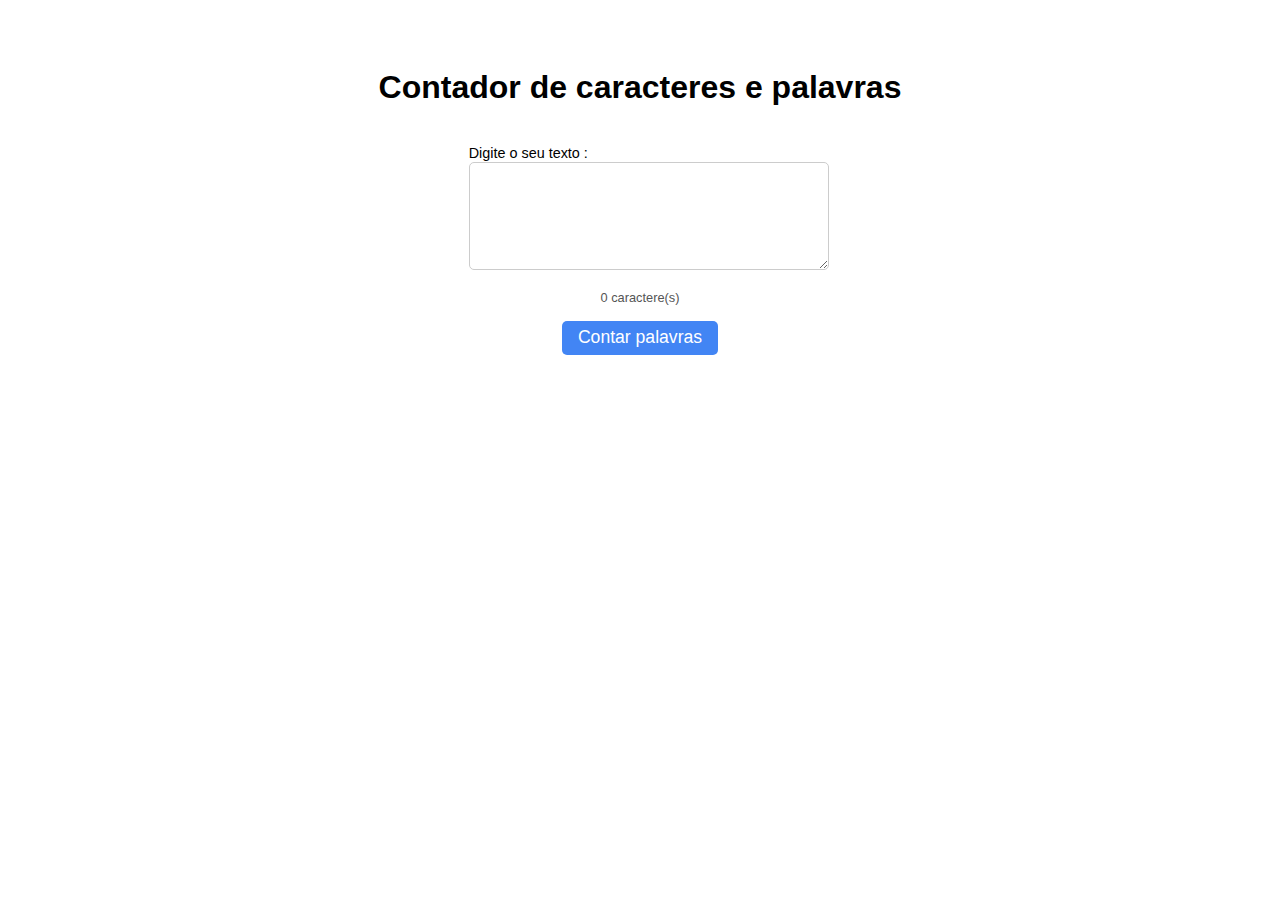
<file: 2_Contador de caracteres e palavras/index.html>
<!DOCTYPE html>
<html lang="en">
<head>
    <meta charset="UTF-8">
    <meta http-equiv="X-UA-Compatible" content="IE=edge">
    <meta name="viewport" content="width=device-width, initial-scale=1.0">
    <title>Contador de Palavras</title>
    <link rel="stylesheet" href="style.css">
    <script src="index.js" defer></script>
</head>
<body>
    
    <div class="container">
        <h1>Contador de caracteres e palavras</h1>
        <div class="fielde">
            <label for="input">Digite o seu texto :</label>
            <textarea name="input" id="input" rows="5"></textarea>
        </div>
        <div class="counter">0 caractere(s)</div>
        <button id="toggle">Contar palavras</button>
    </div>

</body>
</html>
</file>
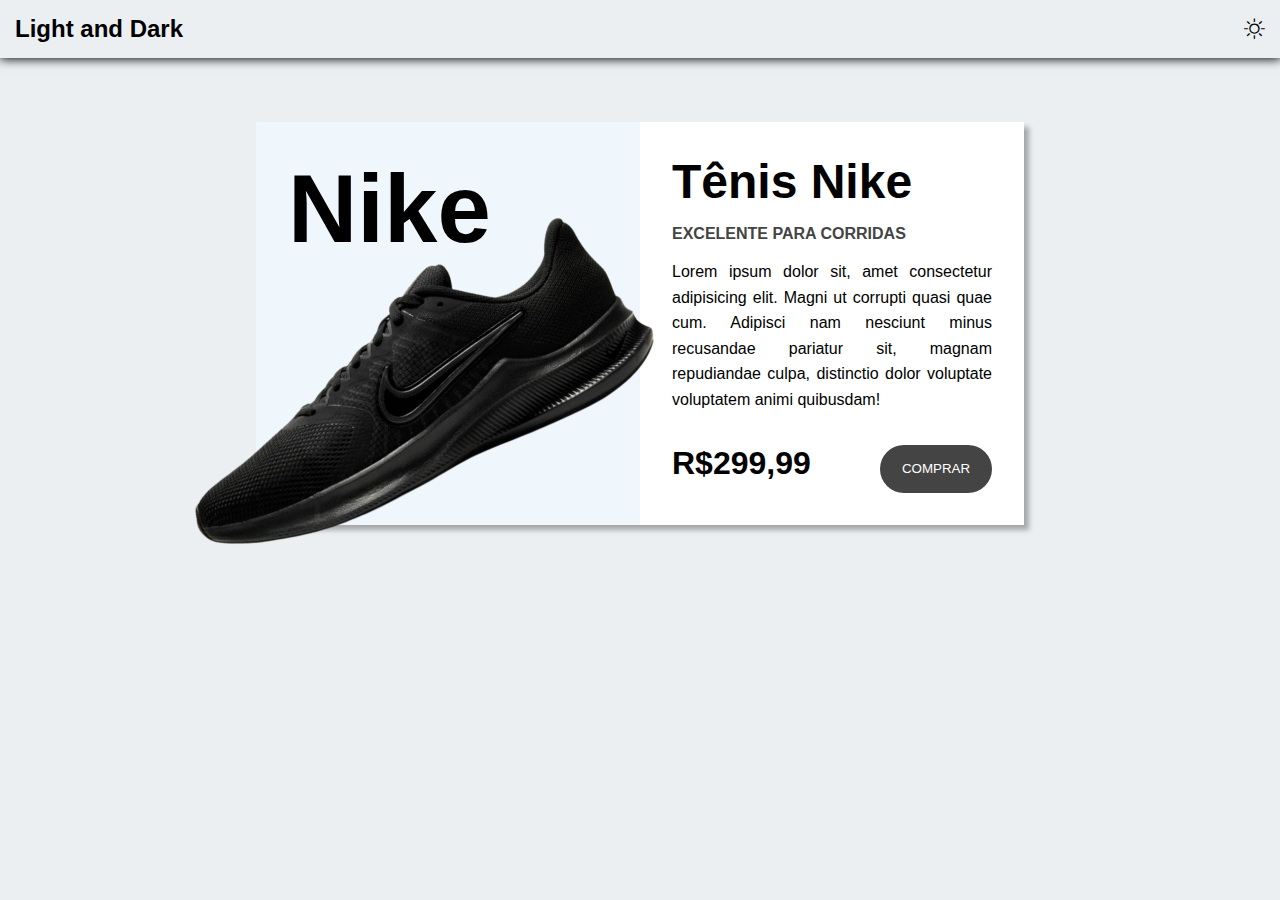
<file: 3_Site de Tênis/index.html>
<!DOCTYPE html>
<html lang="en">

<head>
    <meta charset="UTF-8">
    <meta http-equiv="X-UA-Compatible" content="IE=edge">
    <meta name="viewport" content="width=device-width, initial-scale=1.0">
    <title>Tênis</title>
    <link rel="stylesheet" href="https://cdn.jsdelivr.net/npm/bootstrap-icons@1.10.5/font/bootstrap-icons.css">
    <link rel="stylesheet" href="style.css">
    <link rel="shortcut icon" href="./tenis.png" type="image/x-icon">
    <script src="script.js" defer></script>
</head>

<body class="">
    <header>
        <h2>Light and Dark</h2>
        <div>
            <input type="checkbox" name="change-theme" id="change-theme">
            <label for="change-theme">
                <i class="bi bi-sun"></i>
                <i class="bi bi-moon"></i>
            </label>
        </div>
    </header>

    <main>
        <div class="card">
            <div class="card-image">
                <span>Nike</span>
                <img src="./tenis.png" alt="Tênis Nike">
            </div>

            <div class="card-details">
                <h2>Tênis Nike</h2>
                <p class="subtitle">Excelente para corridas</p>
                <p class="description">Lorem ipsum dolor sit, amet consectetur adipisicing elit. Magni ut corrupti quasi
                    quae cum. Adipisci nam nesciunt minus recusandae pariatur sit, magnam repudiandae culpa, distinctio
                    dolor voluptate voluptatem animi quibusdam! </p>

                <div class="price-container">
                    <span class="price">R$299,99</span>
                    <button class="btn">Comprar</button>
                </div>
            </div>
        </div>
    </main>
</body>

</html>
</file>
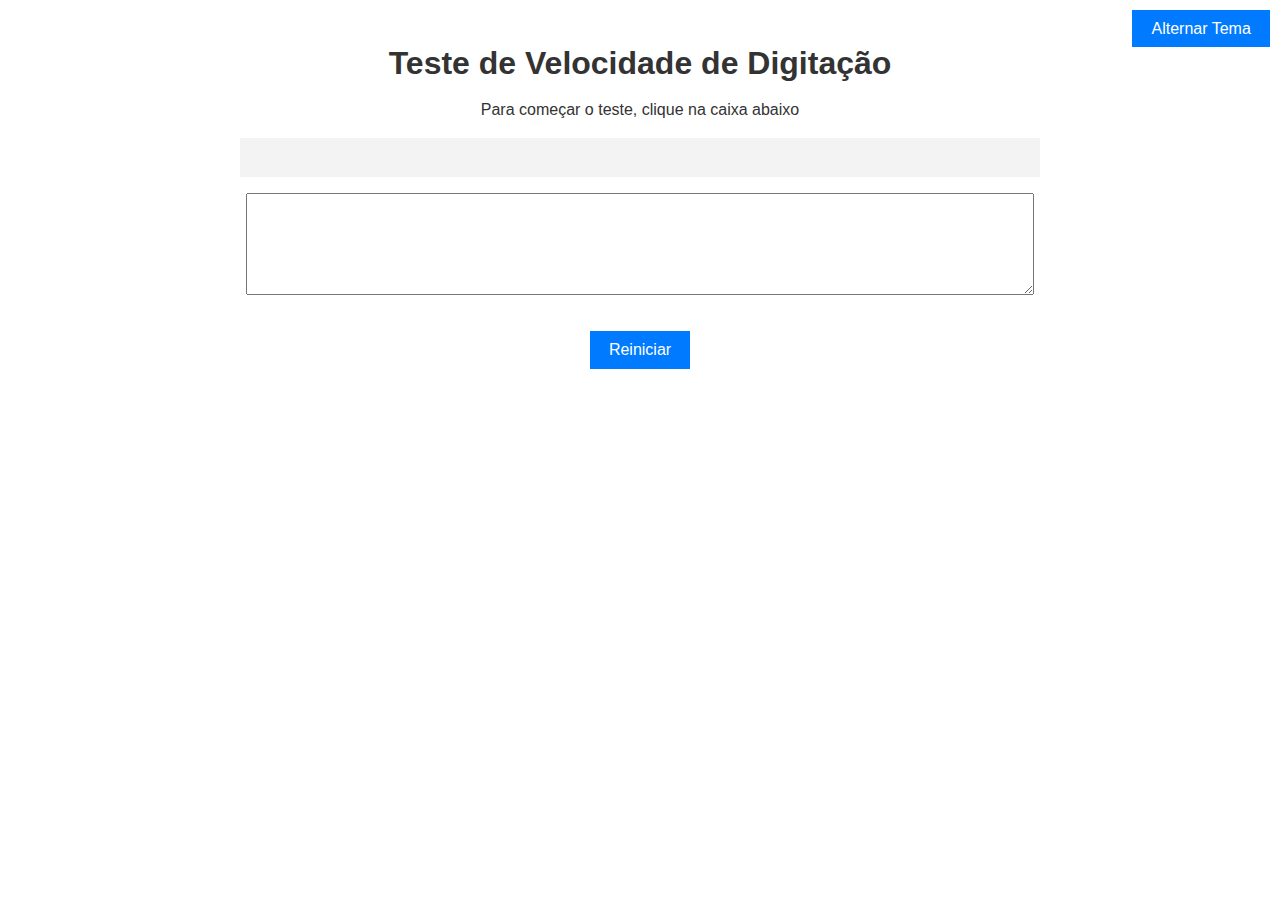
<file: 4_Velocidade de digitação/index.html>
<!DOCTYPE html>
<html lang="en">

<head>
    <meta charset="UTF-8">
    <meta http-equiv="X-UA-Compatible" content="IE=edge">
    <meta name="viewport" content="width=device-width, initial-scale=1.0">
    <title>Document</title>
    <link rel="stylesheet" href="style.css">
    <script src="app.js" defer></script>
</head>

<body class="claro">

    <h1>Teste de Velocidade de Digitação</h1>

    <p class="intrucoes"> Para começar o teste, clique na caixa abaixo</p>

    <div id="texto"> </div>

    <textarea id="entrada" rows="5"></textarea>

    <div id="resultado"> </div>

    <button id="reiniciar">Reiniciar</button>

    <div id="historico"></div>

    <button id="alternarTema"> Alternar Tema </button>

</body>

</html>
</file>
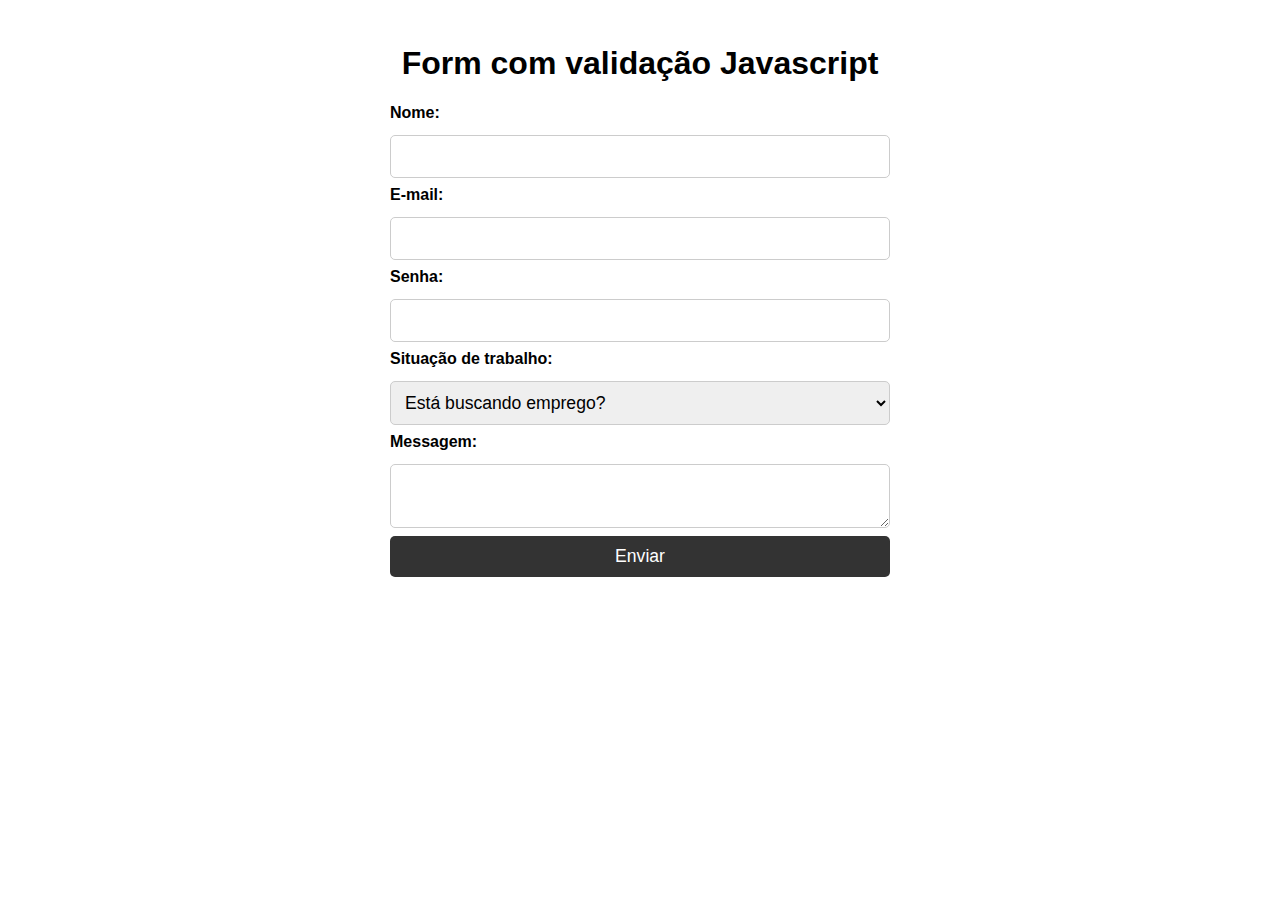
<file: 5_Formulario com Validações/index.html>
<!DOCTYPE html>
<html lang="en">

<head>
    <meta charset="UTF-8">
    <meta name="viewport" content="width=device-width, initial-scale=1.0">
    <title>Formulário</title>
    <link rel="stylesheet" href="style.css">
    <script src="app.js" defer></script>
</head>

<body>
    <h1>Form com validação Javascript</h1>

    <form id="form">
        <label for="name">Nome:</label>
        <input type="text" id="name">

        <label for="email">E-mail:</label>
        <input type="email" id="email">

        <label for="password">Senha:</label>
        <input type="password" id="password">

        <label for="job">Situação de trabalho:</label>
        <select name="job" id="job">
            <option value="">Está buscando emprego?</option>
            <option value="yes">sim</option>
            <option value="no">não</option>
        </select>

        <label for="message">Messagem:</label>
        <textarea name="message" id="message"></textarea>

        <button type="submit">Enviar</button>
    </form>

</body>

</html>
</file>
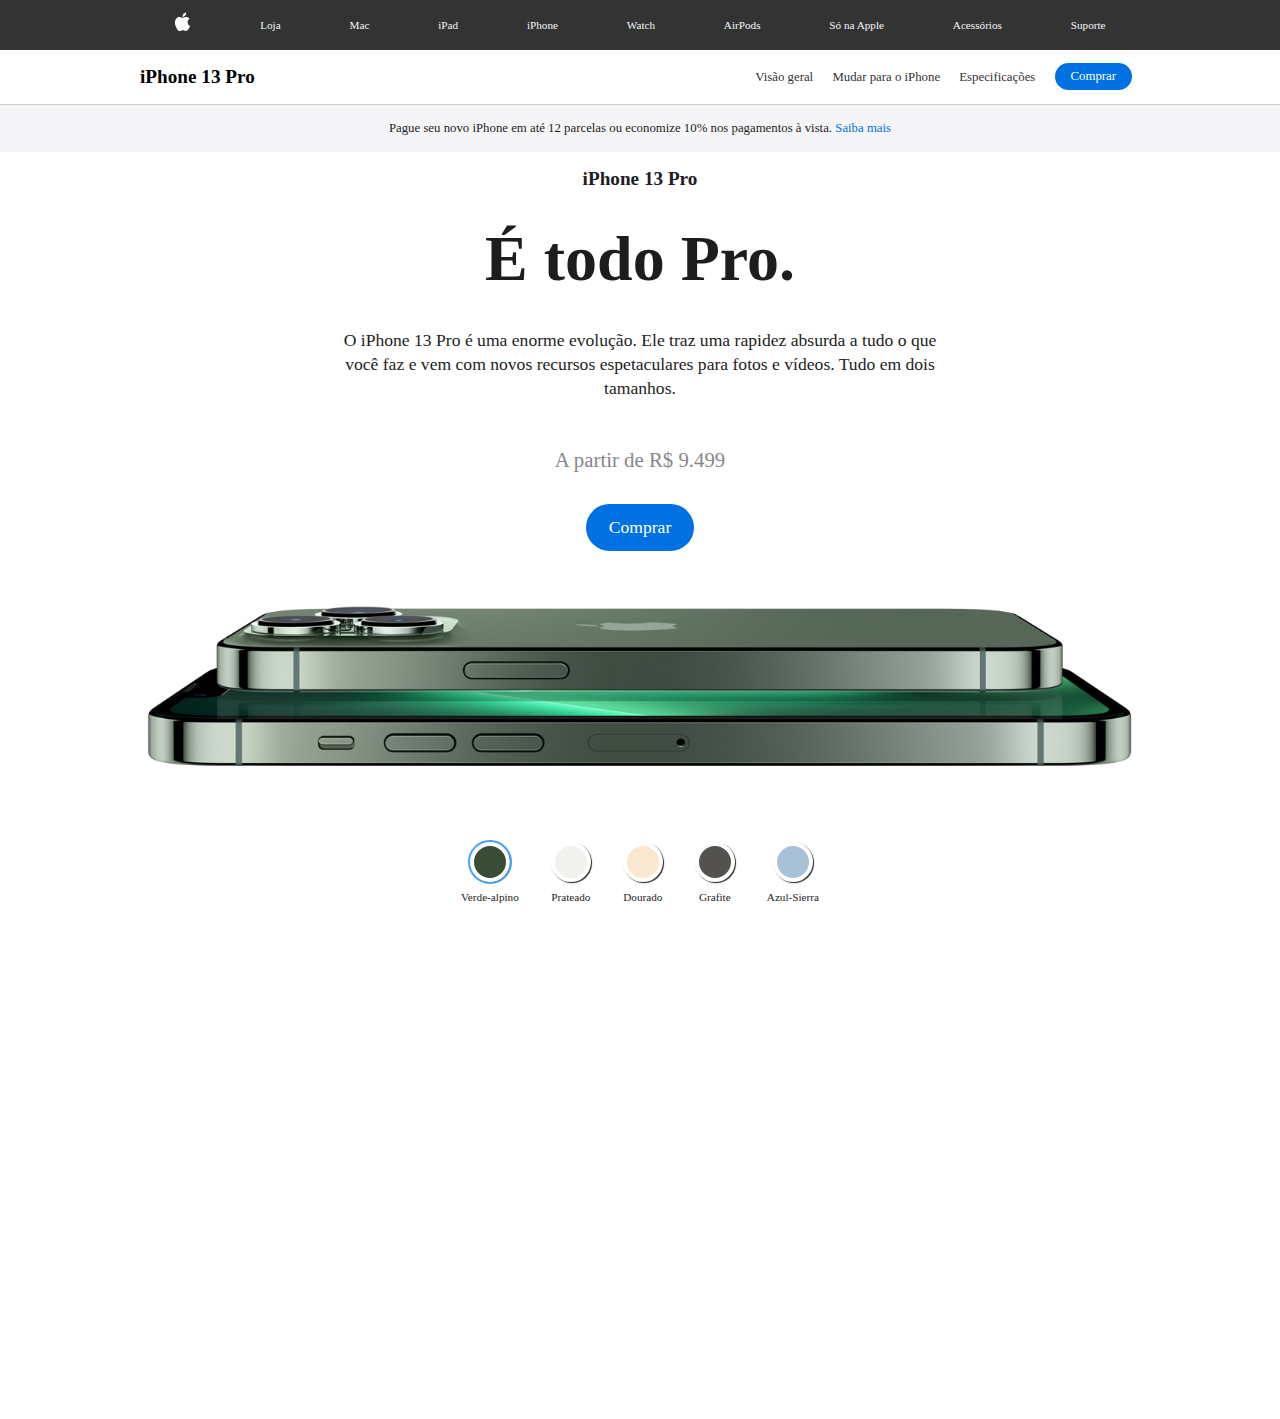
<file: 6_iPhone 13/index.html>
<!DOCTYPE html>
<html lang="en">

<head>
    <meta charset="UTF-8">
    <meta name="viewport" content="width=device-width, initial-scale=1.0">
    <title>Document</title>
    <link rel="stylesheet" href="style.css">
    <script src="app.js" defer></script>
</head>

<body>

    <header>

        <nav>
            <ul id="navbar">
                <li id="logo">
                    <a href="#">
                        <img src="./iphone13_clone-main/img/logo_apple.svg" alt="Apple" />
                    </a>
                </li>
                <li>
                    <a href="#">Loja</a>
                </li>
                <li>
                    <a href="#">Mac</a>
                </li>
                <li>
                    <a href="#">iPad</a>
                </li>
                <li>
                    <a href="#">iPhone</a>
                </li>
                <li>
                    <a href="#">Watch</a>
                </li>
                <li>
                    <a href="#">AirPods</a>
                </li>
                <li>
                    <a href="#">Só na Apple</a>
                </li>
                <li>
                    <a href="#">Acessórios</a>
                </li>
                <li>
                    <a href="#">Suporte</a>
                </li>
            </ul>
        </nav>

        <div id="bottom-header">
            <div id="bottom-header-inner">
                <h3>iPhone 13 Pro</h3>
                <div id="bottom-header-links">
                    <a href="#">Visão geral</a>
                    <a href="#">Mudar para o iPhone</a>
                    <a href="#">Especificações</a>
                    <a href="#" class="btn">Comprar</a>
                </div>
            </div>
        </div>

    </header>

    <div id="ribbon">
        <p>
            Pague seu novo iPhone em até 12 parcelas ou economize 10% nos pagamentos
            à vista. <a href="#">Saiba mais</a>
        </p>
    </div>

    <main id="main-content">

        <h1 id="title">iPhone 13 Pro</h1>

        <p id="subtitle">É todo Pro.</p>

        <p id="description">
            O iPhone 13 Pro é uma enorme evolução. Ele traz uma rapidez absurda a
            tudo o que você faz e vem com novos recursos espetaculares para fotos e
            vídeos. Tudo em dois tamanhos.
        </p>

        <p id="price">A partir de R$ 9.499</p>

        <a href="#" class="btn">Comprar</a>

        <img id="product-image" src="iphone13_clone-main/img/iphone_green.jpg" alt="iPhone 13" />

        <div id="image-picker">

            <ul>
                <li id="green">
                    <span class="color selected"></span>
                    <span class="description">Verde-alpino</span>
                </li>
                <li id="silver">
                    <span class="color"></span>
                    <span class="description">Prateado</span>
                </li>
                <li id="golden">
                    <span class="color"></span>
                    <span class="description">Dourado</span>
                </li>
                <li id="grafite">
                    <span class="color"></span>
                    <span class="description">Grafite</span>
                </li>
                <li id="blue">
                    <span class="color"></span>
                    <span class="description">Azul-Sierra</span>
                </li>
            </ul>

        </div>
    </main>

</body>

</html>
</file>
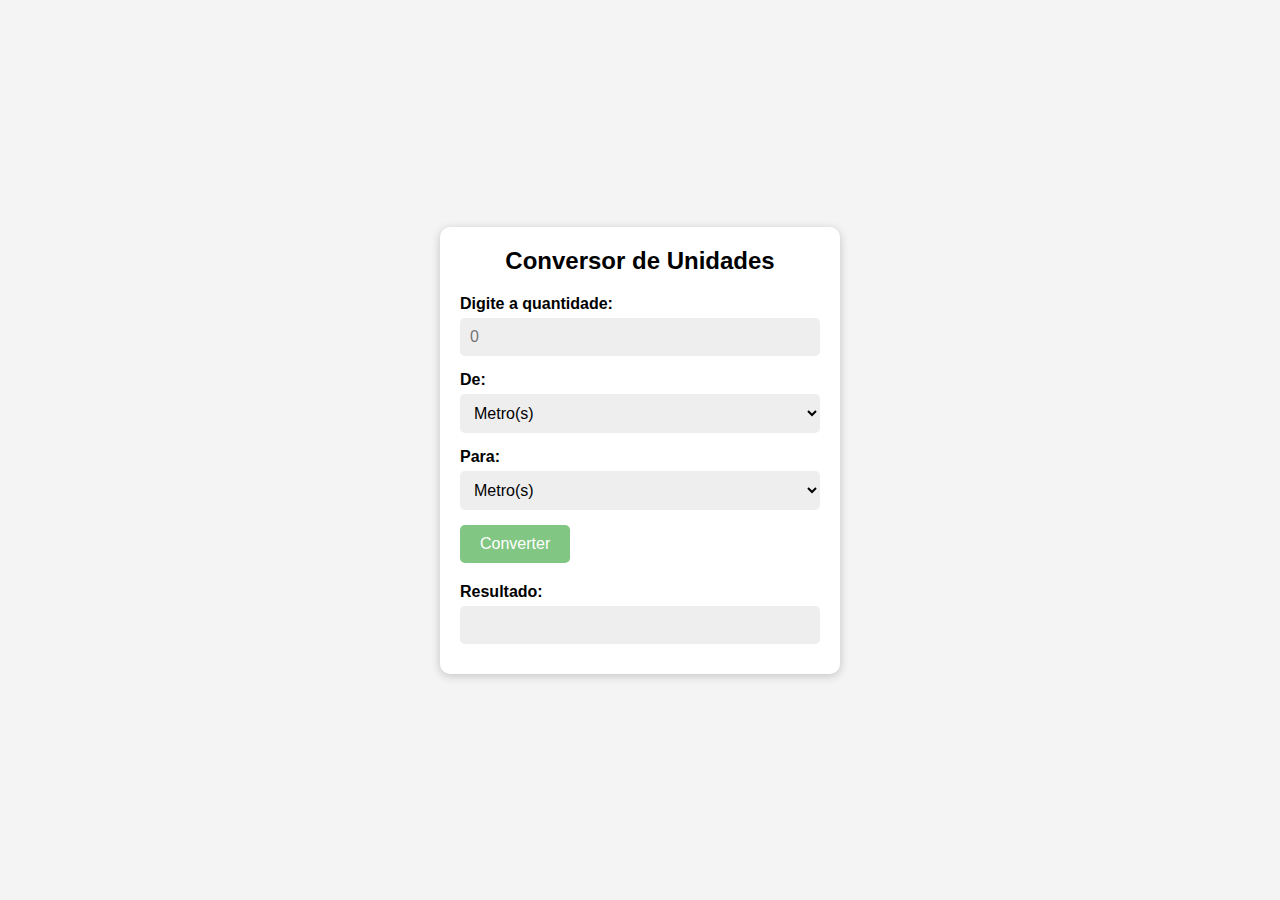
<file: 7_Conversor de Unidades/index.html>
<!DOCTYPE html>
<html lang="en">

<head>
    <meta charset="UTF-8" />
    <meta http-equiv="X-UA-Compatible" content="IE=edge" />
    <meta name="viewport" content="width=device-width, initial-scale=1.0" />
    <title>Conversor de Unidades</title>
    <link rel="stylesheet" href="styles.css" />
    <script src="scripts.js" defer></script>
</head>

<body>
    <div class="container">
        <h1>Conversor de Unidades</h1>
        <div class="input-group">
            <label for="input">Digite a quantidade:</label>
            <input type="number" id="input" placeholder="0" />
        </div>

        <div class="input-group">
            <label for="from">De:</label>
            <select id="from">
                <option value="m">Metro(s)</option>
                <option value="km">Quilômetro(s)</option>
                <option value="cm">Centímetro(s)</option>
                <option value="mm">Milímetro(s)</option>
            </select>
        </div>
        <div class="input-group">
            <label for="to">Para:</label>
            <select id="to">
                <option value="m">Metro(s)</option>
                <option value="km">Quilômetro(s)</option>
                <option value="cm">Centímetro(s)</option>
                <option value="mm">Milímetro(s)</option>
            </select>
        </div>
        <button id="convert-btn">Converter</button>
        <div class="output-group">
            <label for="output">Resultado:</label>
            <input type="text" id="output" readonly />
        </div>
        <div id="message"></div>
    </div>
</body>

</html>
</file>
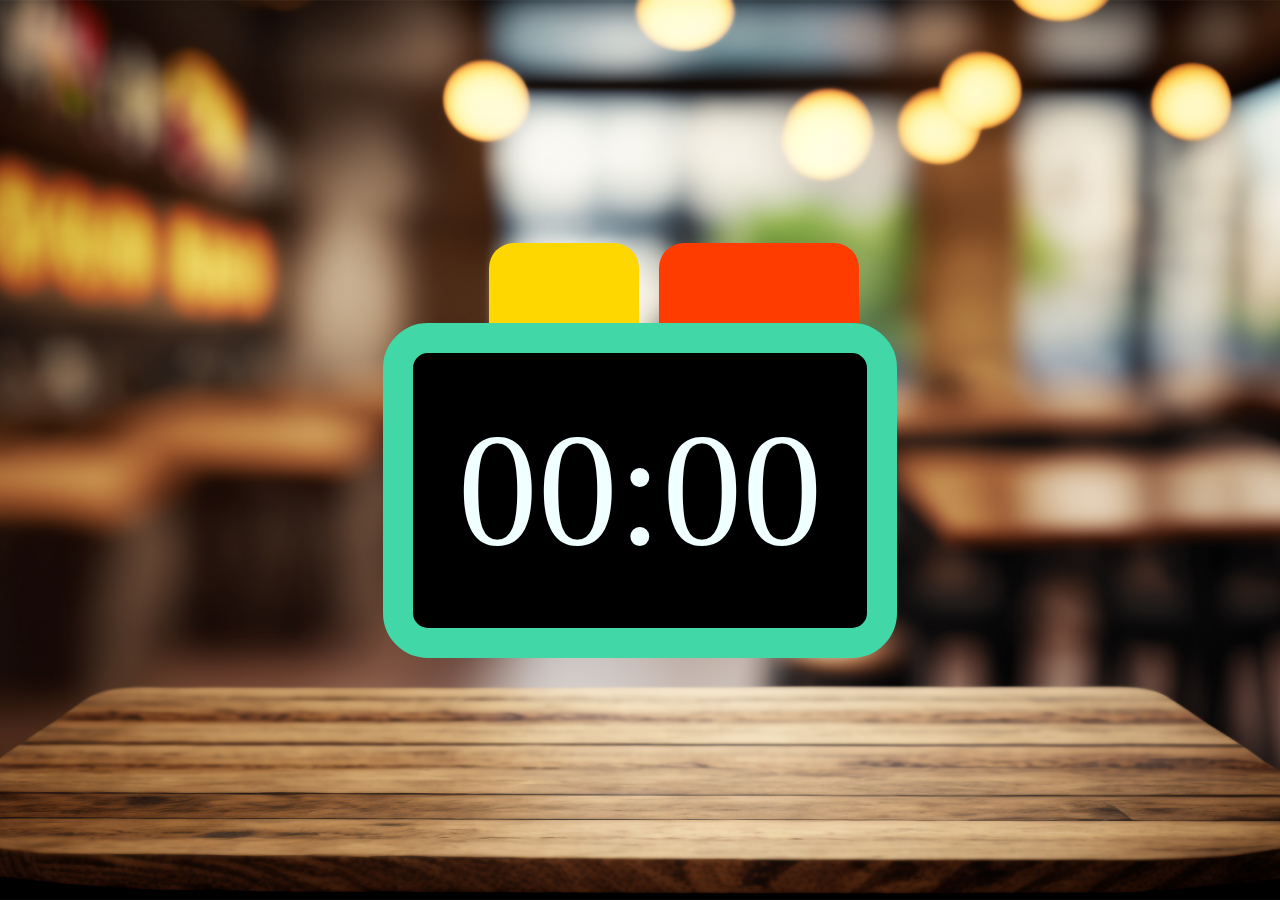
<file: 8_Projeto Relógio/index.html>
<!DOCTYPE html>
<html lang="en">

<head>
    <meta charset="UTF-8">
    <meta http-equiv="X-UA-Compatible" content="IE=edge">
    <meta name="viewport" content="width=device-width, initial-scale=1.0">
    <title>Relógio</title>
    <link rel="stylesheet" href="style.css">
</head>

<body>

    <div class="cont">

        <div class="dois">
            <div class="um"></div>
            <div class="pol"></div>
        </div>

        <div class="relogio">
            <div class="display">00:00</div>
        </div>

    </div>

    <style>
        body {
            margin: 0;
            padding: 0;
            height: 100vh;
            display: flex;
            justify-content: center;
            align-items: center;
        }

        .relogio {
            background-color: rgb(0, 0, 0);
            padding: 45px;
            border: solid;
            border-width: 30px;
            border-color: rgb(65, 215, 167);
            border-radius: 45px;
        }

        .display {
            color: azure;
            font-size: 10em;
        }

        .dois {
            display: flex;
            flex-direction: row;
            justify-content: flex-end;
            margin-right: 38px;
        }

        .um {
            width: 150px;
            height: 80px;
            background-color: gold;
            border-top-left-radius: 25px;
            border-top-right-radius: 25px;
        }

        .pol {
            width: 200px;
            height: 80px;
            background-color: rgb(255, 60, 0);
            margin-left: 20px;
            border-top-left-radius: 25px;
            border-top-right-radius: 25px;
        }
    </style>

    <script>
        function papa() {

            var display = document.querySelector('.display')

            var date = new Date();

            //

            var hora = date.getHours()

            var minuto = date.getMinutes()

            var segundo = date.getSeconds()

            //

            if (hora < 10) {
                hora = '0' + hora
            }

            if (minuto < 10) {
                minuto = '0' + minuto
            }

            if (segundo < 10) {
                segundo = '0' + segundo
            }

            //

            var horario = hora + ':' + minuto + ':' + segundo

            display.textContent = horario
        }



        setInterval(papa, 1000);
    </script>
</body>

</html>
</file>
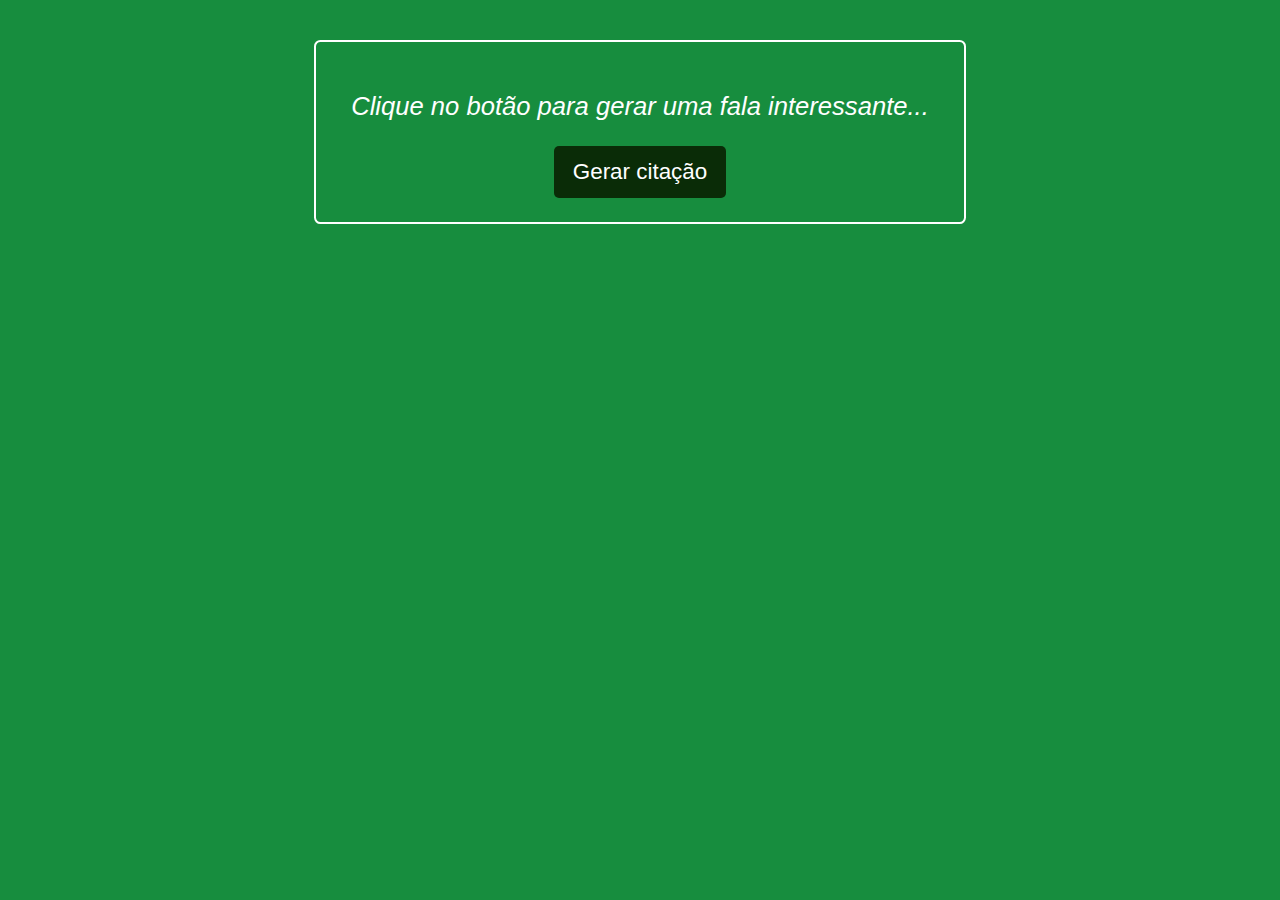
<file: 9_Citações/index.html>
<!DOCTYPE html>
<html lang="en">

<head>
    <meta charset="UTF-8" />
    <meta http-equiv="X-UA-Compatible" content="IE=edge" />
    <meta name="viewport" content="width=device-width, initial-scale=1.0" />
    <title>Citações</title>
    <link rel="stylesheet" href="style.css" />
    <script src="script.js" defer></script>
</head>

<body>
    <div class="quote">
        <p class="text">Clique no botão para gerar uma fala interessante...</p>
        <p class="author"></p>
        <button class="button" id="quoteBtn">Gerar citação</button>
    </div>
</body>

</html>
</file>
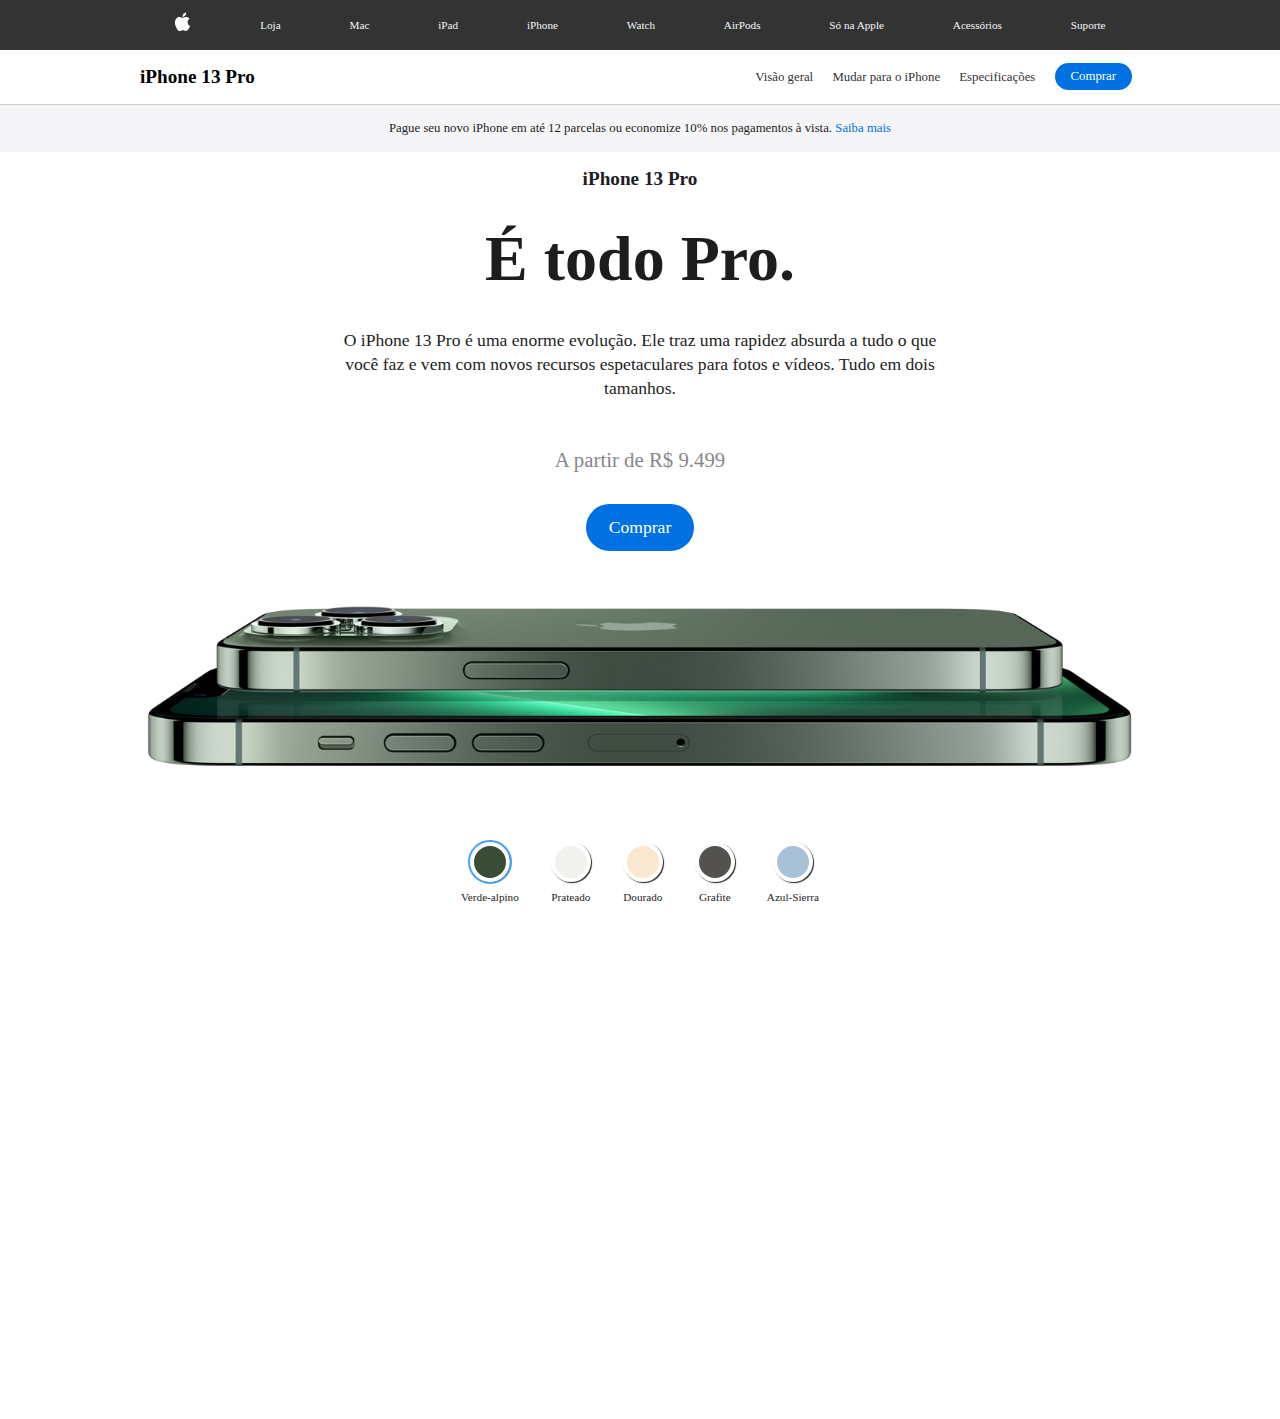
<file: 6_iPhone 13/iphone13_clone-main/index.html>
<!DOCTYPE html>
<html lang="en">
  <head>
    <meta charset="UTF-8" />
    <meta http-equiv="X-UA-Compatible" content="IE=edge" />
    <meta name="viewport" content="width=device-width, initial-scale=1.0" />
    <title>iPhone 13 Pro</title>
    <link rel="stylesheet" href="css/styles.css" />
    <script src="js/scripts.js" defer></script>
  </head>
  <body>
    <header>
      <nav>
        <ul id="navbar">
          <li id="logo">
            <a href="#">
              <img src="img/logo_apple.svg" alt="Apple" />
            </a>
          </li>
          <li>
            <a href="#">Loja</a>
          </li>
          <li>
            <a href="#">Mac</a>
          </li>
          <li>
            <a href="#">iPad</a>
          </li>
          <li>
            <a href="#">iPhone</a>
          </li>
          <li>
            <a href="#">Watch</a>
          </li>
          <li>
            <a href="#">AirPods</a>
          </li>
          <li>
            <a href="#">Só na Apple</a>
          </li>
          <li>
            <a href="#">Acessórios</a>
          </li>
          <li>
            <a href="#">Suporte</a>
          </li>
        </ul>
      </nav>
      <div id="bottom-header">
        <div id="bottom-header-inner">
          <h3>iPhone 13 Pro</h3>
          <div id="bottom-header-links">
            <a href="#">Visão geral</a>
            <a href="#">Mudar para o iPhone</a>
            <a href="#">Especificações</a>
            <a href="#" class="btn">Comprar</a>
          </div>
        </div>
      </div>
    </header>
    <div id="ribbon">
      <p>
        Pague seu novo iPhone em até 12 parcelas ou economize 10% nos pagamentos
        à vista. <a href="#">Saiba mais</a>
      </p>
    </div>
    <main id="main-content">
      <h1 id="title">iPhone 13 Pro</h1>
      <p id="subtitle">É todo Pro.</p>
      <p id="description">
        O iPhone 13 Pro é uma enorme evolução. Ele traz uma rapidez absurda a
        tudo o que você faz e vem com novos recursos espetaculares para fotos e
        vídeos. Tudo em dois tamanhos.
      </p>
      <p id="price">A partir de R$ 9.499</p>
      <a href="#" class="btn">Comprar</a>
      <img id="product-image" src="img/iphone_green.jpg" alt="iPhone 13" />
      <div id="image-picker">
        <ul>
          <li id="green">
            <span class="color selected"></span>
            <span class="description">Verde-alpino</span>
          </li>
          <li id="silver">
            <span class="color"></span>
            <span class="description">Prateado</span>
          </li>
          <li id="golden">
            <span class="color"></span>
            <span class="description">Dourado</span>
          </li>
          <li id="grafite">
            <span class="color"></span>
            <span class="description">Grafite</span>
          </li>
          <li id="blue">
            <span class="color"></span>
            <span class="description">Azul-Sierra</span>
          </li>
        </ul>
      </div>
    </main>
  </body>
</html>
</file>
<file: 2_Contador de caracteres e palavras/style.css>
*{
    font-family: Arial, Helvetica, sans-serif;
}

.container{
    display: flex;
    flex-direction: column;
    margin-top: 3rem;
    align-items: center;
    gap: 1rem;
}

.field{
    width: 500px;
    margin-bottom: 1rem;
    display: flex;
    flex-direction: column;
    gap: 0.5rem;
}

label{
    font-size: 0.9rem;
}

textarea{
    width: 100%;
    font-size: 1rem;
    padding: 0.5rem;
    border-radius: 5px;
    border: 1px solid #ccc;
}

.counter{
    font-size: 0.8rem;
    color: #555;
}

#toggle{
    background-color: #4285f4;
    color: #fff;
    font-size: 1.1rem;
    padding: 0.4rem 1rem;
    border-radius: 5px;
    border: none;
    cursor: pointer;
    transition: 0.3s;
}

#toggle:hover{
    background-color: #0069d9;
}
</file>
<file: 3_Site de Tênis/style.css>
* {
    font-family: Arial, Helvetica, sans-serif;
    padding: 0;
    margin: 0;
    box-sizing: border-box;
}

html,
body {
    background: #eceff1;
    transition: 0.3s;
}

body {
    width: auto;
    height: 100%;
}

input[type="checkbox"] {
    display: none;
}

.bi {
    font-size: 1.3rem;
    cursor: pointer;
}

.bi-moon {
    display: none;
}

header {
    display: flex;
    justify-content: space-between;
    align-items: center;
    background-color: #eceff1;
    box-shadow: 0.5px 0.5px 10px 0.5px #000000;
    padding: 15px;
}

main {
    height: max-content;
    display: flex;
    justify-content: center;
}

.card {
    margin: 4rem;
    display: flex;
    width: 60%;
    background-color: #fff;
    box-shadow: 5px 5px 5px 0px rgba(0, 0, 0, 0.3);
}

.card-image,
.card-details {
    padding: 2rem;
    width: 50%;
}

.card-image {
    position: relative;
    background-color: #eff7fc;
}

.card-image span {
    font-size: 6rem;
    font-weight: 900;
}

.card img {
    width: 130%;
    transform: rotate(-25deg);
    position: absolute;
    right: -1rem;
    top: 10rem;
}

.card-details h2 {
    font-size: 3rem;
    margin-bottom: 1rem;
}

.subtitle {
    color: #444;
    text-transform: uppercase;
    font-weight: bold;
    margin-bottom: 1rem;
}

.description {
    line-height: 1.6rem;
    margin-bottom: 2rem;
    text-align: justify;
}

.price-container {
    display: flex;
    justify-content: space-between;
}

.price {
    font-weight: 900;
    font-size: 2rem;
}

.btn {
    background-color: #444;
    width: 7rem;
    height: 3rem;
    border: none;
    border-radius: 3rem;
    color: #fff;
    text-transform: uppercase;
    cursor: pointer;
}

/* Dark Theme */
.dark {
    height: max-content;
}

.dark,
.dark header {
    background-color: #263238;
    color: #fff;
}

.dark .bi-sun {
    display: none;
}

.dark .bi-moon {
    display: block;
}

.dark .card {
    background-color: #37474f;
    height: max-content;
}

.dark .card-image {
    background-color: #273035;
}

.dark .subtitle {
    color: #67b4f3;
}

.dark .description {
    color: #2196f3;
}

.dark .btn {
    background-color: #67b4f3;
}

.dark main {
    height: 100vh;
}

@media(max-width:700px) {
    .card {
        display: flex;
        flex-direction: column;
    }

    .card-image {
        width: 100%;
        height: auto;
    }

    .card-details {
        width: 100%;
        margin-top: 10px;
    }


}

@media (max-width:400px) {
    .card-image {
        padding: 0;
    }

    .card-image span {
        font-size: 5.8rem;
    }

    .price-container {
        display: flex;
        flex-direction: column;
        align-items: center;
    }
}
</file>
<file: 4_Velocidade de digitação/style.css>
body{
    font-family: Arial, Helvetica, sans-serif;
    max-width: 800px;
    margin: 0 auto;
    padding: 1.5rem;
    text-align: center;
}

h1{
    font-size: 2rem;
    margin-bottom: 0.5rem;
}

.intrucoes{
    font-size: 1rem;
    margin-bottom: 1rem;
    line-height: 1.5;
    text-align: center;
}

#texto{
    font-size: 1.2rem;
    background-color: #f3f3f3;
    padding: 1.2rem;
    margin-bottom: 1rem;
}

#entrada {
    width: 95%;
    padding: 0.8rem;
    margin-bottom: 1rem;
}

#resultado{
    font-size: 1.2rem;
    margin-bottom: 1rem;
}

button{
    font-size: 1rem;
    padding: .6rem 1.2rem;
    background-color: #007bff;
    color: #fff;
    border: none;
    cursor: pointer;
    transition: 0.3s;
}

button:hover{
    background-color: #0056b3;
}

#alternarTema {
    position: fixed;
    top: 10px;
    right: 10px;
}

/* Tema claro e escuro */
.claro{
    background-color: #fff;
    color: #333;
}

.escuro{
    background-color: #333;
    color: #fff;
}

.escuro #texto{
    color: #333;
}
</file>
<file: 5_Formulario com Validações/style.css>
* {
    font-family: Helvetica;
    box-sizing: border-box;
}

body {
    padding: 1rem;
}

h1 {
    text-align: center;
}

form {
    display: flex;
    flex-direction: column;
    gap: 0.5rem;
    width: 500px;
    margin: 0 auto;
}

label {
    font-weight: bold;
    margin-bottom: 5px;
}

input,
select,
textarea {
    width: 100%;
    padding: 10px;
    border: 1px solid #ccc;
    border-radius: 5px;
    font-size: 1.1rem;
}

button {
    padding: 10px;
    border: none;
    border-radius: 5px;
    background-color: #333;
    color: #fff;
    font-size: 1.1rem;
    cursor: pointer;
}
</file>
<file: 6_iPhone 13/style.css>
/* Geral */
* {
    margin: 0;
    padding: 0;
    font-family: Verdana;
}

ul {
    list-style: none;
}

a {
    text-decoration: none;
}

/* Navbar */
header nav {
    background-color: #333;
}

#navbar {
    display: flex;
    justify-content: space-around;
    align-items: center;
    font-size: 0.7rem;
    padding: 0 1rem;
    max-width: 1000px;
    margin: 0 auto;
}

#navbar a {
    color: #f5f5f7;
    transform: 4s;
}

#navbar a:hover {
    color: #fff;
}

#bottom-header {
    font-size: 0.8rem;
    padding: 1rem;
    border-bottom: 1px solid #ccc;
}

#bottom-header h3 {
    font-size: 1.2rem;
}

#bottom-header a {
    color: #333;
}

#bottom-header-inner {
    max-width: 1000px;
    margin: 0 auto;
    display: flex;
    justify-content: space-between;
    align-items: center;
}

#bottom-header-inner a {
    margin: 0 0.5rem;
}

#bottom-header-inner .btn,
.btn {
    background: #0071e3;
    border-radius: 10rem;
    padding: 0.4rem 1rem;
    color: #fff;
}

/* Conteúdo */
#ribbon {
    text-align: center;
    padding: 1rem;
    background-color: #f5f5f7;
    color: #1d1d1d;
    font-size: 0.8rem;
}

#ribbon a {
    color: #0071e3;
}

#main-content {
    text-align: center;
    color: #1d1d1d;
    display: flex;
    flex-direction: column;
    justify-content: center;
}

#main-content #title {
    margin: 1rem;
    font-size: 1.2rem;
}

#main-content #subtitle {
    margin: 1rem;
    font-size: 1.2rem;
    font-size: 4rem;
    font-weight: bold;
}

#main-content #description {
    max-width: 600px;
    margin: 1rem auto;
    font-size: 1.1rem;
    line-height: 1.5rem;
}

#main-content #price {
    font-size: 1.3rem;
    color: #86868b;
    margin: 2rem;
}

#main-content .btn {
    font-size: 1.1rem;
    padding: 0.8rem 1.4rem;
    align-self: center;
}

#main-content #product-image {
    max-width: 1000px;
    margin: 3rem auto;
    opacity: 1;
    transition: 0.5s;
}

#main-content #product-image.changing {
    opacity: 0.5;
}

#image-picker {
    margin-bottom: 500px;
}

#image-picker ul {
    display: flex;
    justify-content: center;
}

#image-picker li {
    margin: 1rem;
    display: flex;
    flex-direction: column;
    align-items: center;
    cursor: pointer;
}

#image-picker li .color {
    width: 2rem;
    height: 2rem;
    border-radius: 50%;
    box-shadow: 1px 1px 1px;
    border: 4px solid #fff;
    pointer-events: none;
}

#image-picker li .description {
    font-size: 0.7rem;
    color: #1d1d1d;
    margin-top: 0.6rem;
}

#green .color {
    background-color: #394c38;
}

#silver .color {
    background-color: #f1f2ed;
}

#golden .color {
    background-color: #fae7cf;
}

#grafite .color {
    background-color: #54524f;
}

#blue .color {
    background-color: #a7c1d9;
}

.selected {
    outline: 2px solid #43a1ff;
}

/* Mobile */
@media (max-width: 480px) {
    #navbar li {
        display: none;
    }

    #navbar #logo {
        display: flex;
    }

    #bottom-header-links a {
        display: none;
    }

    #bottom-header-links .btn {
        display: flex;
    }

    #main-content {
        padding: 2rem;
        overflow: hidden;
    }

    #main-content #subtitle {
        font-size: 3rem;
    }
}
</file>
<file: 7_Conversor de Unidades/styles.css>
* {
    box-sizing: border-box;
    margin: 0;
    padding: 0;
}

body {
    font-family: Arial, sans-serif;
    background-color: #f4f4f4;
    display: flex;
    align-items: center;
    justify-content: center;
    height: 100vh;
}

.container {
    background-color: #fff;
    border-radius: 10px;
    box-shadow: 0 2px 10px rgba(0, 0, 0, 0.2);
    padding: 20px;
    width: 400px;
}

h1 {
    font-size: 24px;
    margin-bottom: 20px;
    text-align: center;
}

.input-group {
    display: flex;
    flex-direction: column;
    margin-bottom: 15px;
}

.input-group label {
    margin-bottom: 5px;
    font-weight: bold;
}

select,
input[type="number"],
input[type="text"] {
    padding: 10px;
    border-radius: 5px;
    border: none;
    font-size: 16px;
    background-color: #eee;
}

button {
    background-color: #4caf50;
    border-radius: 5px;
    border: none;
    color: #fff;
    cursor: pointer;
    font-size: 16px;
    padding: 10px 20px;
    opacity: 0.7;
    transition: 0.4s;
}

button:hover {
    opacity: 1;
}

.output-group {
    display: flex;
    flex-direction: column;
    margin-top: 20px;
}

.output-group label {
    margin-bottom: 5px;
    font-weight: bold;
}

#message {
    font-size: 14px;
    color: #4caf50;
    margin-top: 10px;
    text-align: center;
}
</file>
<file: 8_Projeto Relógio/style.css>
body {
    background-image: url(vecteezy_mesa-vazia-de-tabua-de-madeira-na-frente-do-fundo-desfocado_17651910.jpg);
    background-size: cover;
    background-position: bottom;
}
</file>
<file: 9_Citações/style.css>
body {
    background-color: #178d3e;
    padding-top: 2rem;
}

.quote {
    font-family: Helvetica;
    font-size: 1.6rem;
    text-align: center;
    max-width: 600px;
    margin: 0 auto;
    padding: 1.5rem;
    border: 2px solid #fff;
    color: #fff;
    border-radius: 0.4rem;
}

.quote .text {
    font-style: italic;
    margin-bottom: 0.4rem;
}

.quote .author {
    font-weight: bold;
    color: #133110;
}

.button {
    font-size: 1.4rem;
    background-color: #0a2c07;
    color: #fff;
    border: none;
    border-radius: 5px;
    padding: 0.8rem 1.2rem;
    cursor: pointer;
    transition: .4s;
}

.button:hover {
    background-color: #12520c;
}
</file>
<file: 6_iPhone 13/iphone13_clone-main/css/styles.css>
/* Geral */
* {
  margin: 0;
  padding: 0;
  font-family: Verdana;
}

ul {
  list-style: none;
}

a {
  text-decoration: none;
}

/* Navbar */
header nav {
  background-color: #333;
}

#navbar {
  display: flex;
  justify-content: space-around;
  align-items: center;
  font-size: 0.7rem;
  padding: 0 1rem;
  max-width: 1000px;
  margin: 0 auto;
}

#navbar a {
  color: #f5f5f7;
  transform: 4s;
}

#navbar a:hover {
  color: #fff;
}

#bottom-header {
  font-size: 0.8rem;
  padding: 1rem;
  border-bottom: 1px solid #ccc;
}

#bottom-header h3 {
  font-size: 1.2rem;
}

#bottom-header a {
  color: #333;
}

#bottom-header-inner {
  max-width: 1000px;
  margin: 0 auto;
  display: flex;
  justify-content: space-between;
  align-items: center;
}

#bottom-header-inner a {
  margin: 0 0.5rem;
}

#bottom-header-inner .btn,
.btn {
  background: #0071e3;
  border-radius: 10rem;
  padding: 0.4rem 1rem;
  color: #fff;
}

/* Conteúdo */
#ribbon {
  text-align: center;
  padding: 1rem;
  background-color: #f5f5f7;
  color: #1d1d1d;
  font-size: 0.8rem;
}

#ribbon a {
  color: #0071e3;
}

#main-content {
  text-align: center;
  color: #1d1d1d;
  display: flex;
  flex-direction: column;
  justify-content: center;
}

#main-content #title {
  margin: 1rem;
  font-size: 1.2rem;
}

#main-content #subtitle {
  margin: 1rem;
  font-size: 1.2rem;
  font-size: 4rem;
  font-weight: bold;
}

#main-content #description {
  max-width: 600px;
  margin: 1rem auto;
  font-size: 1.1rem;
  line-height: 1.5rem;
}

#main-content #price {
  font-size: 1.3rem;
  color: #86868b;
  margin: 2rem;
}

#main-content .btn {
  font-size: 1.1rem;
  padding: 0.8rem 1.4rem;
  align-self: center;
}

#main-content #product-image {
  max-width: 1000px;
  margin: 3rem auto;
  opacity: 1;
  transition: 0.5s;
}

#main-content #product-image.changing {
  opacity: 0.5;
}

#image-picker {
  margin-bottom: 500px;
}

#image-picker ul {
  display: flex;
  justify-content: center;
}

#image-picker li {
  margin: 1rem;
  display: flex;
  flex-direction: column;
  align-items: center;
  cursor: pointer;
}

#image-picker li .color {
  width: 2rem;
  height: 2rem;
  border-radius: 50%;
  box-shadow: 1px 1px 1px;
  border: 4px solid #fff;
  pointer-events: none;
}

#image-picker li .description {
  font-size: 0.7rem;
  color: #1d1d1d;
  margin-top: 0.6rem;
}

#green .color {
  background-color: #394c38;
}

#silver .color {
  background-color: #f1f2ed;
}

#golden .color {
  background-color: #fae7cf;
}

#grafite .color {
  background-color: #54524f;
}

#blue .color {
  background-color: #a7c1d9;
}

.selected {
  outline: 2px solid #43a1ff;
}

/* Mobile */
@media (max-width: 480px) {
  #navbar li {
    display: none;
  }

  #navbar #logo {
    display: flex;
  }

  #bottom-header-links a {
    display: none;
  }

  #bottom-header-links .btn {
    display: flex;
  }

  #main-content {
    padding: 2rem;
    overflow: hidden;
  }

  #main-content #subtitle {
    font-size: 3rem;
  }
}
</file>
